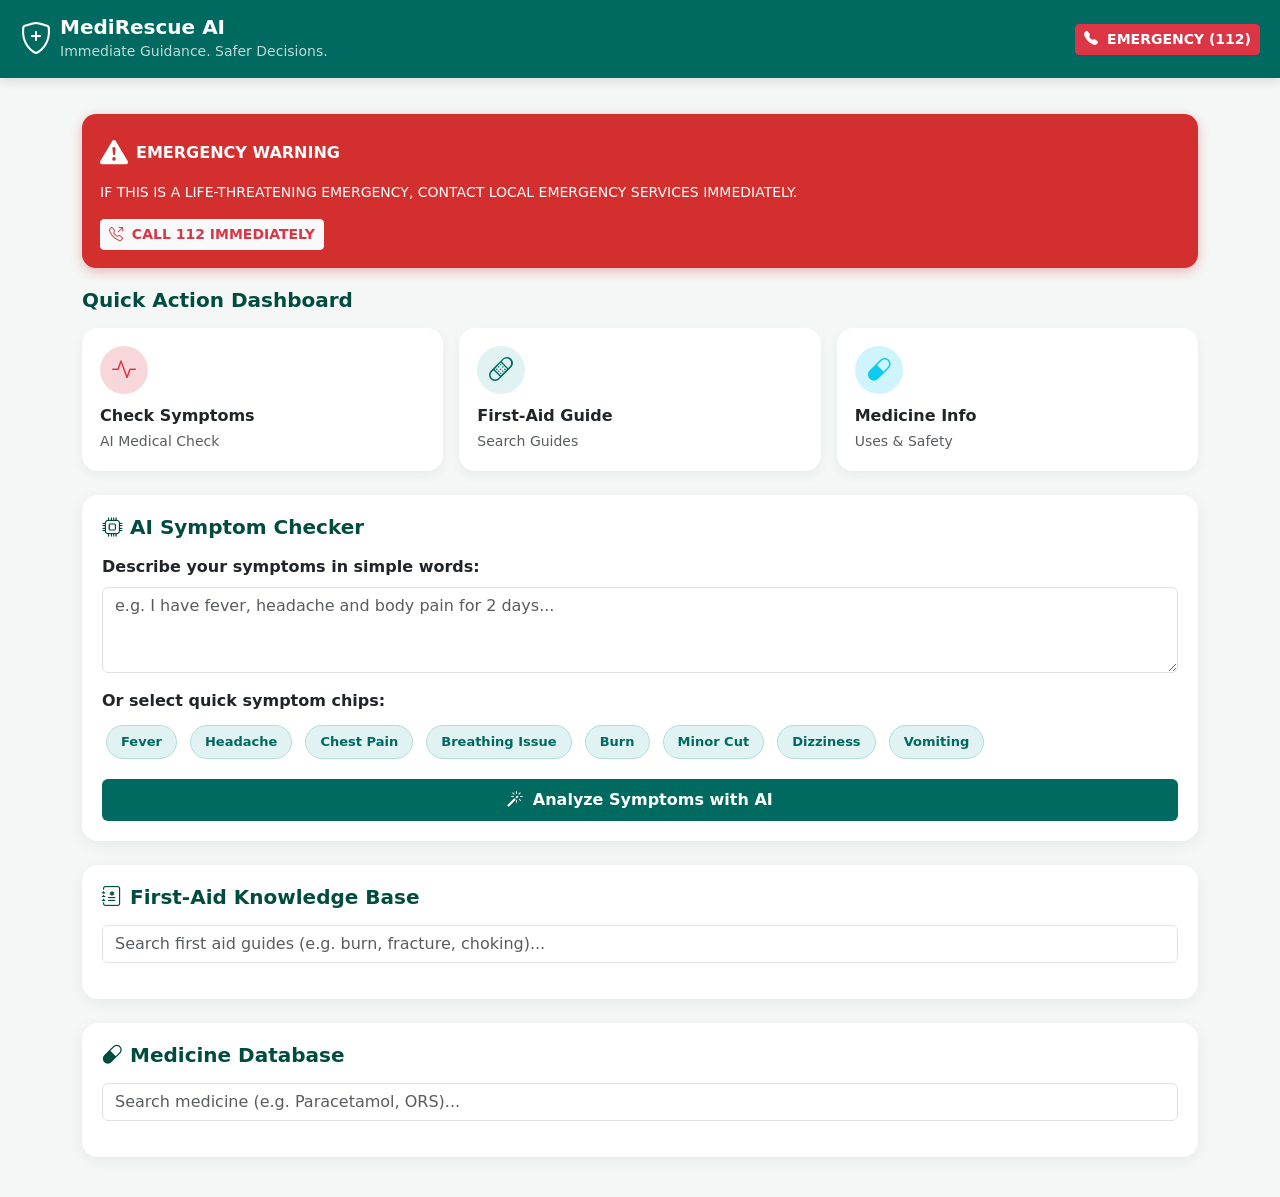
<file: web_preview.html>
<!DOCTYPE html>
<html lang="en">
<head>
  <meta charset="UTF-8">
  <meta name="viewport" content="width=device-width, initial-scale=1.0">
  <title>MediRescue AI - Live App Web Preview</title>
  <link href="https://cdn.jsdelivr.net/npm/bootstrap@5.3.0/dist/css/bootstrap.min.css" rel="stylesheet">
  <link rel="stylesheet" href="https://cdn.jsdelivr.net/npm/bootstrap-icons@1.11.0/font/bootstrap-icons.css">
  <style>
    body { background-color: #f4f7f6; font-family: 'Segoe UI', system-ui, sans-serif; }
    .header-bar { background-color: #006a60; color: white; padding: 15px 20px; box-shadow: 0 4px 10px rgba(0,0,0,0.1); }
    .emergency-banner { background-color: #d32f2f; color: white; border-radius: 14px; padding: 18px; margin: 20px 0; box-shadow: 0 4px 12px rgba(211,47,47,0.3); }
    .action-card { background: white; border-radius: 16px; padding: 18px; border: none; box-shadow: 0 4px 12px rgba(0,0,0,0.05); transition: transform 0.2s, box-shadow 0.2s; cursor: pointer; height: 100%; }
    .action-card:hover { transform: translateY(-4px); box-shadow: 0 8px 20px rgba(0,0,0,0.1); }
    .card-icon { width: 48px; height: 48px; border-radius: 50%; display: flex; align-items: center; justify-content: center; font-size: 24px; margin-bottom: 12px; }
    .chip { display: inline-block; padding: 6px 14px; border-radius: 20px; background: #e0f2f1; color: #006a60; font-size: 13px; font-weight: 600; margin: 4px; cursor: pointer; border: 1px solid #b2dfdb; }
    .chip.active { background: #006a60; color: white; }
    .result-box { background: white; border-radius: 16px; padding: 20px; margin-top: 20px; box-shadow: 0 4px 16px rgba(0,0,0,0.06); }
    .badge-emergency { background-color: #b71c1c; color: white; padding: 4px 10px; border-radius: 8px; font-weight: bold; font-size: 12px; }
  </style>
</head>
<body>

  <div class="header-bar d-flex justify-content-between align-items-center">
    <div class="d-flex align-items-center">
      <i class="bi bi-shield-plus fs-2 me-2"></i>
      <div>
        <h5 class="m-0 fw-bold">MediRescue AI</h5>
        <small class="opacity-75">Immediate Guidance. Safer Decisions.</small>
      </div>
    </div>
    <button class="btn btn-danger btn-sm fw-bold" onclick="showEmergencyModal()">
      <i class="bi bi-telephone-fill me-1"></i> EMERGENCY (112)
    </button>
  </div>

  <div class="container py-3">

    <!-- Emergency Warning Banner -->
    <div class="emergency-banner">
      <div class="d-flex align-items-center mb-2">
        <i class="bi bi-exclamation-triangle-fill fs-3 me-2"></i>
        <h6 class="m-0 fw-bold tracking-wide">EMERGENCY WARNING</h6>
      </div>
      <p class="small mb-3">IF THIS IS A LIFE-THREATENING EMERGENCY, CONTACT LOCAL EMERGENCY SERVICES IMMEDIATELY.</p>
      <a href="tel:112" class="btn btn-light text-danger fw-bold btn-sm"><i class="bi bi-telephone-outbound me-1"></i> CALL 112 IMMEDIATELY</a>
    </div>

    <h5 class="fw-bold text-teal mb-3" style="color: #004d40;">Quick Action Dashboard</h5>
    
    <div class="row g-3 mb-4">
      <div class="col-6 col-md-4">
        <div class="action-card" onclick="scrollToSection('symptomSection')">
          <div class="card-icon bg-danger-subtle text-danger"><i class="bi bi-activity"></i></div>
          <h6 class="fw-bold mb-1">Check Symptoms</h6>
          <small class="text-muted">AI Medical Check</small>
        </div>
      </div>
      <div class="col-6 col-md-4">
        <div class="action-card" onclick="scrollToSection('firstAidSection')">
          <div class="card-icon bg-teal-subtle text-teal" style="background:#e0f2f1; color:#006a60;"><i class="bi bi-bandaid"></i></div>
          <h6 class="fw-bold mb-1">First-Aid Guide</h6>
          <small class="text-muted">Search Guides</small>
        </div>
      </div>
      <div class="col-6 col-md-4">
        <div class="action-card" onclick="scrollToSection('medicineSection')">
          <div class="card-icon bg-info-subtle text-info"><i class="bi bi-capsule"></i></div>
          <h6 class="fw-bold mb-1">Medicine Info</h6>
          <small class="text-muted">Uses & Safety</small>
        </div>
      </div>
    </div>

    <!-- AI Symptom Checker Section -->
    <div id="symptomSection" class="result-box mb-4">
      <h5 class="fw-bold mb-3" style="color: #004d40;"><i class="bi bi-cpu me-2"></i>AI Symptom Checker</h5>
      
      <div class="mb-3">
        <label class="form-label fw-semibold">Describe your symptoms in simple words:</label>
        <textarea id="symptomInput" class="form-control" rows="3" placeholder="e.g. I have fever, headache and body pain for 2 days..."></textarea>
      </div>

      <div class="mb-3">
        <label class="form-label fw-semibold">Or select quick symptom chips:</label>
        <div>
          <span class="chip" onclick="toggleChip(this)">Fever</span>
          <span class="chip" onclick="toggleChip(this)">Headache</span>
          <span class="chip" onclick="toggleChip(this)">Chest Pain</span>
          <span class="chip" onclick="toggleChip(this)">Breathing Issue</span>
          <span class="chip" onclick="toggleChip(this)">Burn</span>
          <span class="chip" onclick="toggleChip(this)">Minor Cut</span>
          <span class="chip" onclick="toggleChip(this)">Dizziness</span>
          <span class="chip" onclick="toggleChip(this)">Vomiting</span>
        </div>
      </div>

      <button id="analyzeBtn" class="btn btn-teal text-white w-100 fw-bold py-2" style="background-color: #006a60;" onclick="analyzeSymptoms()">
        <i class="bi bi-magic me-1"></i> Analyze Symptoms with AI
      </button>

      <div id="analysisResult" class="mt-4" style="display: none;"></div>
    </div>

    <!-- First Aid Section -->
    <div id="firstAidSection" class="result-box mb-4">
      <h5 class="fw-bold mb-3" style="color: #004d40;"><i class="bi bi-journal-medical me-2"></i>First-Aid Knowledge Base</h5>
      <input type="text" id="firstAidSearch" class="form-control mb-3" placeholder="Search first aid guides (e.g. burn, fracture, choking)..." oninput="loadFirstAid()">
      <div id="firstAidContainer"></div>
    </div>

    <!-- Medicines Section -->
    <div id="medicineSection" class="result-box mb-4">
      <h5 class="fw-bold mb-3" style="color: #004d40;"><i class="bi bi-capsule me-2"></i>Medicine Database</h5>
      <input type="text" id="medicineSearch" class="form-control mb-3" placeholder="Search medicine (e.g. Paracetamol, ORS)..." oninput="loadMedicines()">
      <div id="medicineContainer"></div>
    </div>

  </div>

  <script>
    const API_BASE = "http://127.0.0.1:8000/api";

    function toggleChip(el) {
      el.classList.toggle('active');
    }

    function scrollToSection(id) {
      document.getElementById(id).scrollIntoView({ behavior: 'smooth' });
    }

    async function analyzeSymptoms() {
      const text = document.getElementById('symptomInput').value;
      const selectedChips = Array.from(document.querySelectorAll('.chip.active')).map(c => c.innerText);

      if (!text && selectedChips.length === 0) {
        alert("Please enter a description or select symptom chips.");
        return;
      }

      const btn = document.getElementById('analyzeBtn');
      btn.innerHTML = `<span class="spinner-border spinner-border-sm me-2"></span>Analyzing...`;
      btn.disabled = true;

      try {
        const res = await fetch(`${API_BASE}/symptom-check`, {
          method: 'POST',
          headers: {'Content-Type': 'application/json'},
          body: JSON.stringify({ symptoms_text: text, selected_symptoms: selectedChips })
        });
        const data = await res.json();
        renderResult(data);
      } catch (err) {
        alert("Make sure backend Python server is running on http://127.0.0.1:8000!");
      } finally {
        btn.innerHTML = `<i class="bi bi-magic me-1"></i> Analyze Symptoms with AI`;
        btn.disabled = false;
      }
    }

    function renderResult(data) {
      const resBox = document.getElementById('analysisResult');
      resBox.style.display = 'block';

      if (data.is_emergency) {
        resBox.innerHTML = `
          <div class="alert alert-danger shadow-sm border-2 border-danger">
            <h5 class="fw-bold"><i class="bi bi-exclamation-octagon-fill me-2"></i>${data.emergency_warning}</h5>
            <p class="mb-2">${data.recommendation}</p>
            <a href="tel:112" class="btn btn-danger fw-bold"><i class="bi bi-telephone-fill me-1"></i> CALL EMERGENCY 112 NOW</a>
          </div>
        `;
        return;
      }

      let condHtml = data.possible_conditions.map(c => `
        <div class="mb-2">
          <div class="d-flex justify-content-between font-weight-bold">
            <span class="fw-bold">${c.name}</span>
            <span class="text-teal fw-bold">${Math.round(c.confidence * 100)}% Match</span>
          </div>
          <div class="progress" style="height: 8px;">
            <div class="progress-bar" style="width: ${c.confidence * 100}%; background-color: #006a60;"></div>
          </div>
        </div>
      `).join('');

      let stepsHtml = data.first_aid.map((step, idx) => `
        <li class="list-group-item d-flex align-items-start">
          <span class="badge bg-teal rounded-circle me-2" style="background:#006a60;">${idx+1}</span>
          <div>${step}</div>
        </li>
      `).join('');

      resBox.innerHTML = `
        <div class="card border-0 shadow-sm">
          <div class="card-body">
            <div class="d-flex justify-content-between align-items-center mb-3">
              <h6 class="fw-bold m-0" style="color:#004d40;">Possible Condition Assessment</h6>
              <span class="badge bg-warning text-dark">Severity: ${data.severity}</span>
            </div>
            ${condHtml}
            <h6 class="fw-bold mt-4 mb-2" style="color:#004d40;">Immediate First-Aid Actions:</h6>
            <ul class="list-group list-group-flush mb-3">${stepsHtml}</ul>
            <div class="alert alert-warning small mb-0"><i class="bi bi-info-circle me-1"></i>${data.disclaimer}</div>
          </div>
        </div>
      `;
    }

    async function loadFirstAid() {
      const q = document.getElementById('firstAidSearch').value;
      try {
        const res = await fetch(`${API_BASE}/first-aid`);
        const data = await res.json();
        const filtered = data.filter(d => d.title.toLowerCase().includes(q.toLowerCase()) || d.category.toLowerCase().includes(q.toLowerCase()));
        
        document.getElementById('firstAidContainer').innerHTML = filtered.map(g => `
          <div class="card mb-2 border-0 bg-light">
            <div class="card-body">
              <h6 class="fw-bold text-dark mb-1">${g.title} <small class="text-muted">(${g.category})</small></h6>
              <p class="small text-muted mb-2">${g.what_happened}</p>
              <ol class="small mb-0 ps-3">
                ${g.immediate_first_aid.map(s => `<li>${s}</li>`).join('')}
              </ol>
            </div>
          </div>
        `).join('');
      } catch(e) {}
    }

    async function loadMedicines() {
      const q = document.getElementById('medicineSearch').value;
      try {
        const res = await fetch(`${API_BASE}/medicines?q=${encodeURIComponent(q)}`);
        const data = await res.json();
        
        document.getElementById('medicineContainer').innerHTML = data.map(m => `
          <div class="card mb-2 border-0 bg-light">
            <div class="card-body">
              <h6 class="fw-bold text-primary mb-1">${m.name}</h6>
              <p class="small mb-1"><strong>Purpose:</strong> ${m.purpose}</p>
              <p class="small text-danger mb-0"><strong>Warning:</strong> ${m.important_warnings.join(' ')}</p>
            </div>
          </div>
        `).join('');
      } catch(e) {}
    }

    // Initial loads
    loadFirstAid();
    loadMedicines();
  </script>

</body>
</html>
</file>
